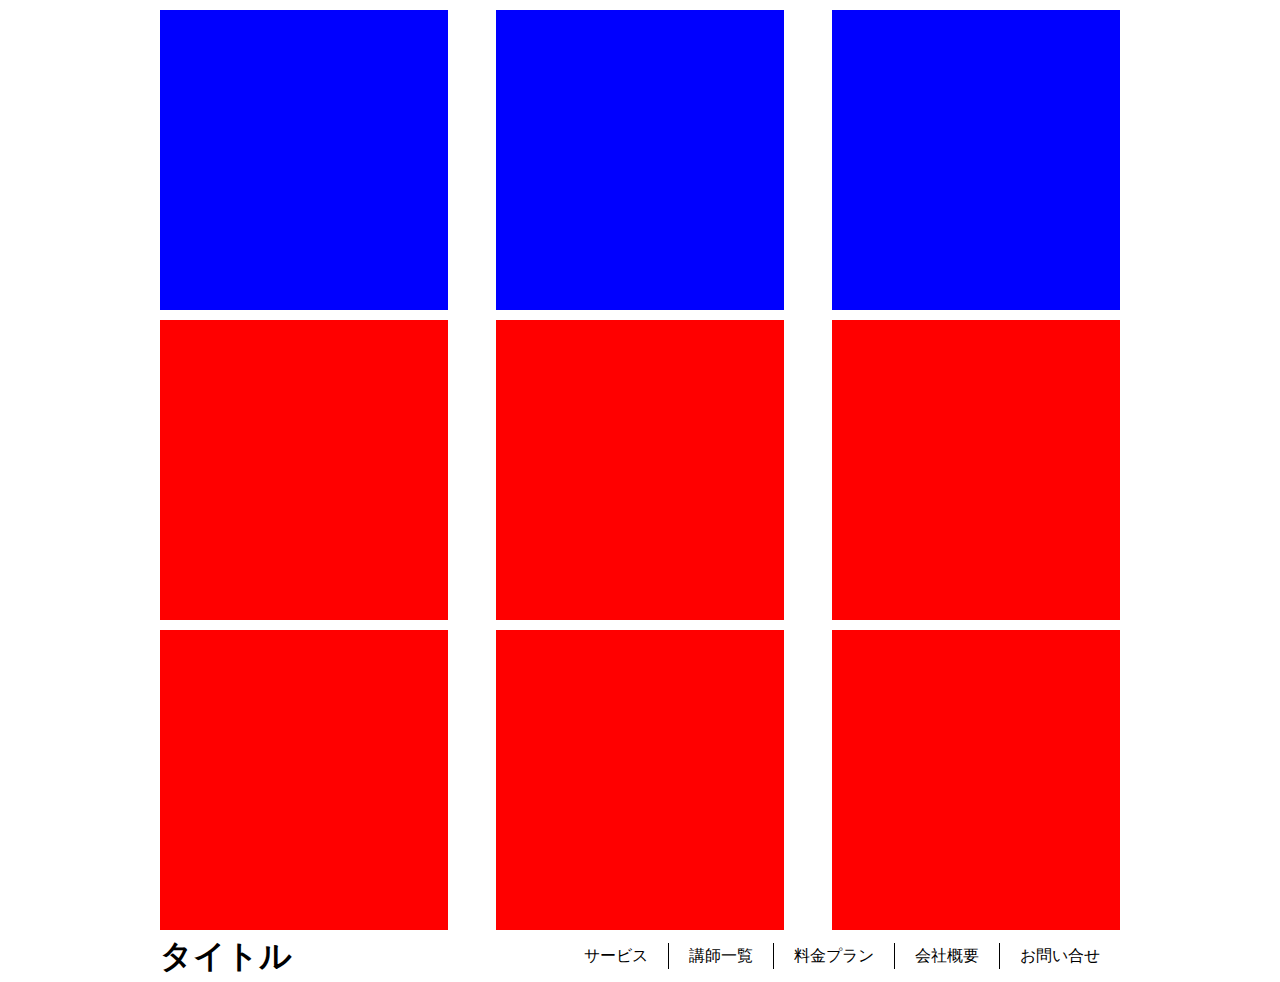
<file: kadai2_hasegawa_01/index.html>
<!DOCTYPE html>
<html lang="ja">

<head>
    <meta charset="UTF-8">
    <meta name="viewport" content="width=device-width, initial-scale=1.0">
    <title>第2回課題</title>
    <link rel="stylesheet" href="./css/reset.css">
    <link rel="stylesheet" href="./css/style.css">

</head>


<body>
    <div class="container">
        <div class="box-blue"></div>
        <div class="box-blue"></div>
        <div class="box-blue"></div>
    </div>

    <div class="container">
        <div class="box-red"></div>
        <div class="box-red"></div>
        <div class="box-red"></div>
        <div class="box-red"></div>
        <div class="box-red"></div>
        <div class="box-red"></div>
    </div>

    <div class="header">
        <div>
            <h1>タイトル</h1>
        </div>
        <div>
            <ul class="menu">
                <li>サービス</li>
                <li>講師一覧</li>
                <li>料金プラン</li>
                <li>会社概要</li>
                <li>お問い合せ</li>
            </ul>
        </div>
    </div>
</body>

</html>
</file>
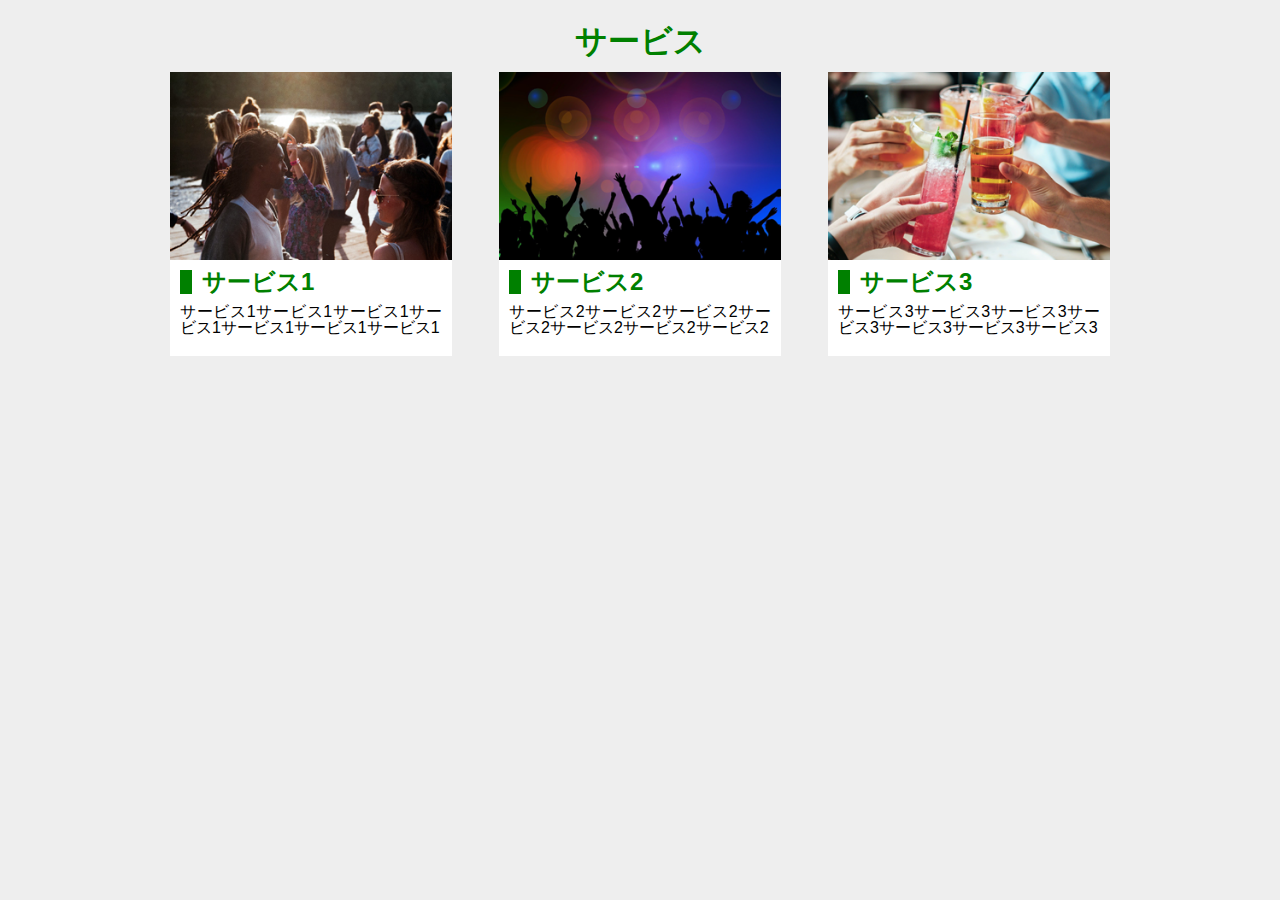
<file: kadai3_hasegawa/index.html>
<!DOCTYPE html>
<html lang="ja">

<head>
    <meta charset="UTF-8">
    <meta name="viewport" content="width=device-width, initial-scale=1.0">
    <title>第3回課題</title>
    <link rel="stylesheet" href="./css/reset.css">
    <link rel="stylesheet" href="./css/style.css">
</head>

<body>

    <div class="service">
        <h1>サービス</h1>
        <ul class="service-content">
            <li class="service-content-img"><img src="./images/main_1.jpg" alt="サービス2">
                <div class="service-content-text">
                    <div>
                        <div class="service-title">
                            <h2>サービス1</h2>
                        </div>
                    </div>
                    <p>
                        サービス1サービス1サービス1サービス1サービス1サービス1サービス1
                    </p>
                </div>
            </li>
            <li class="service-content-img"><img src="./images/main_2.png" alt="サービス2">
                <div class="service-content-text">
                    <div>
                        <div class="service-title">
                            <h2>サービス2</h2>
                        </div>
                    </div>
                    <p>
                        サービス2サービス2サービス2サービス2サービス2サービス2サービス2
                    </p>
                </div>
            </li>
            <li class="service-content-img"><img src="./images/main_3.png" alt="サービス3">
                <div class="service-content-text">
                    <div>
                        <div class="service-title">
                            <h2>サービス3</h2>
                        </div>
                    </div>
                    <p>
                        サービス3サービス3サービス3サービス3サービス3サービス3サービス3
                    </p>
                </div>
            </li>
        </ul>
    </div>

    <script>
        let num = 0;
        for (let i = 1; i <= 10; i++) {
            // num = num + i;
            num += i;
        }
        console.log(num);

        if (num >= 20) {
            console.log("20以上");
        } else {
            console.log("20未満");
        }
    </script>
</body>

</html>
</file>
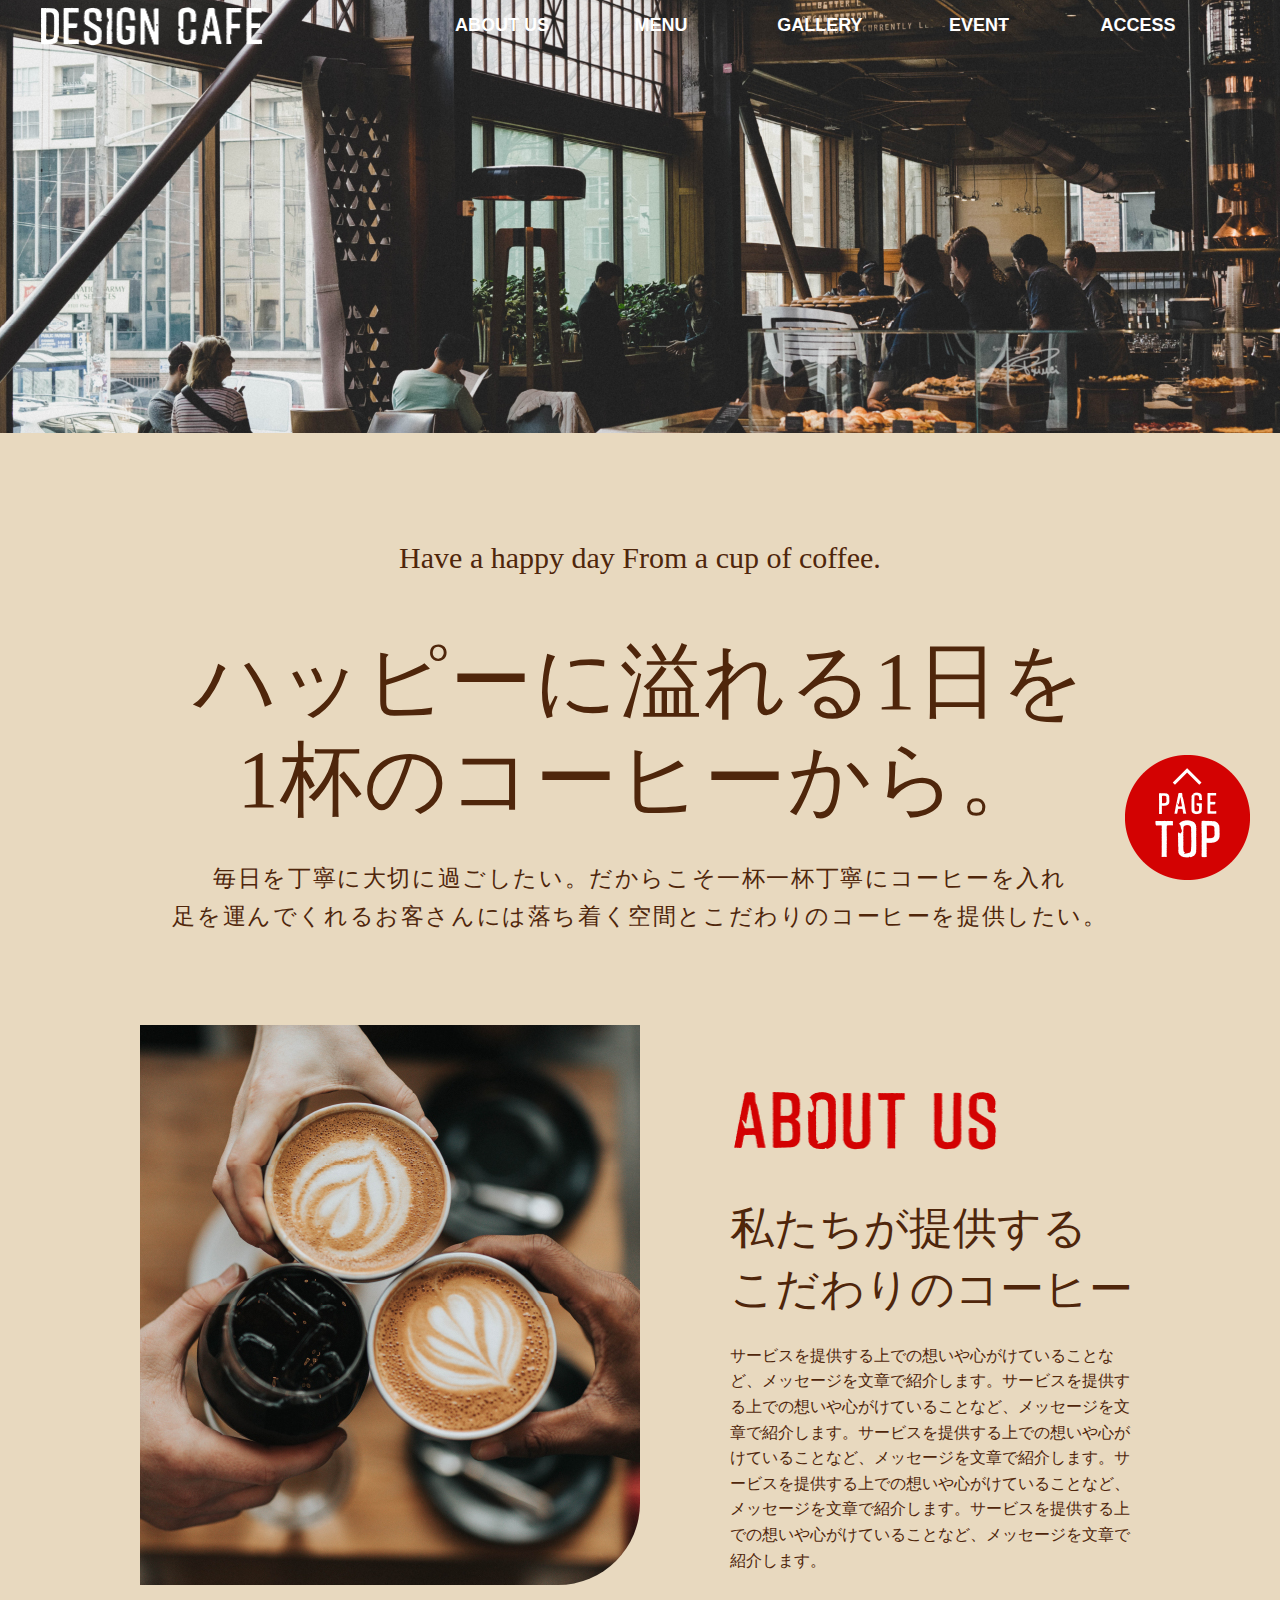
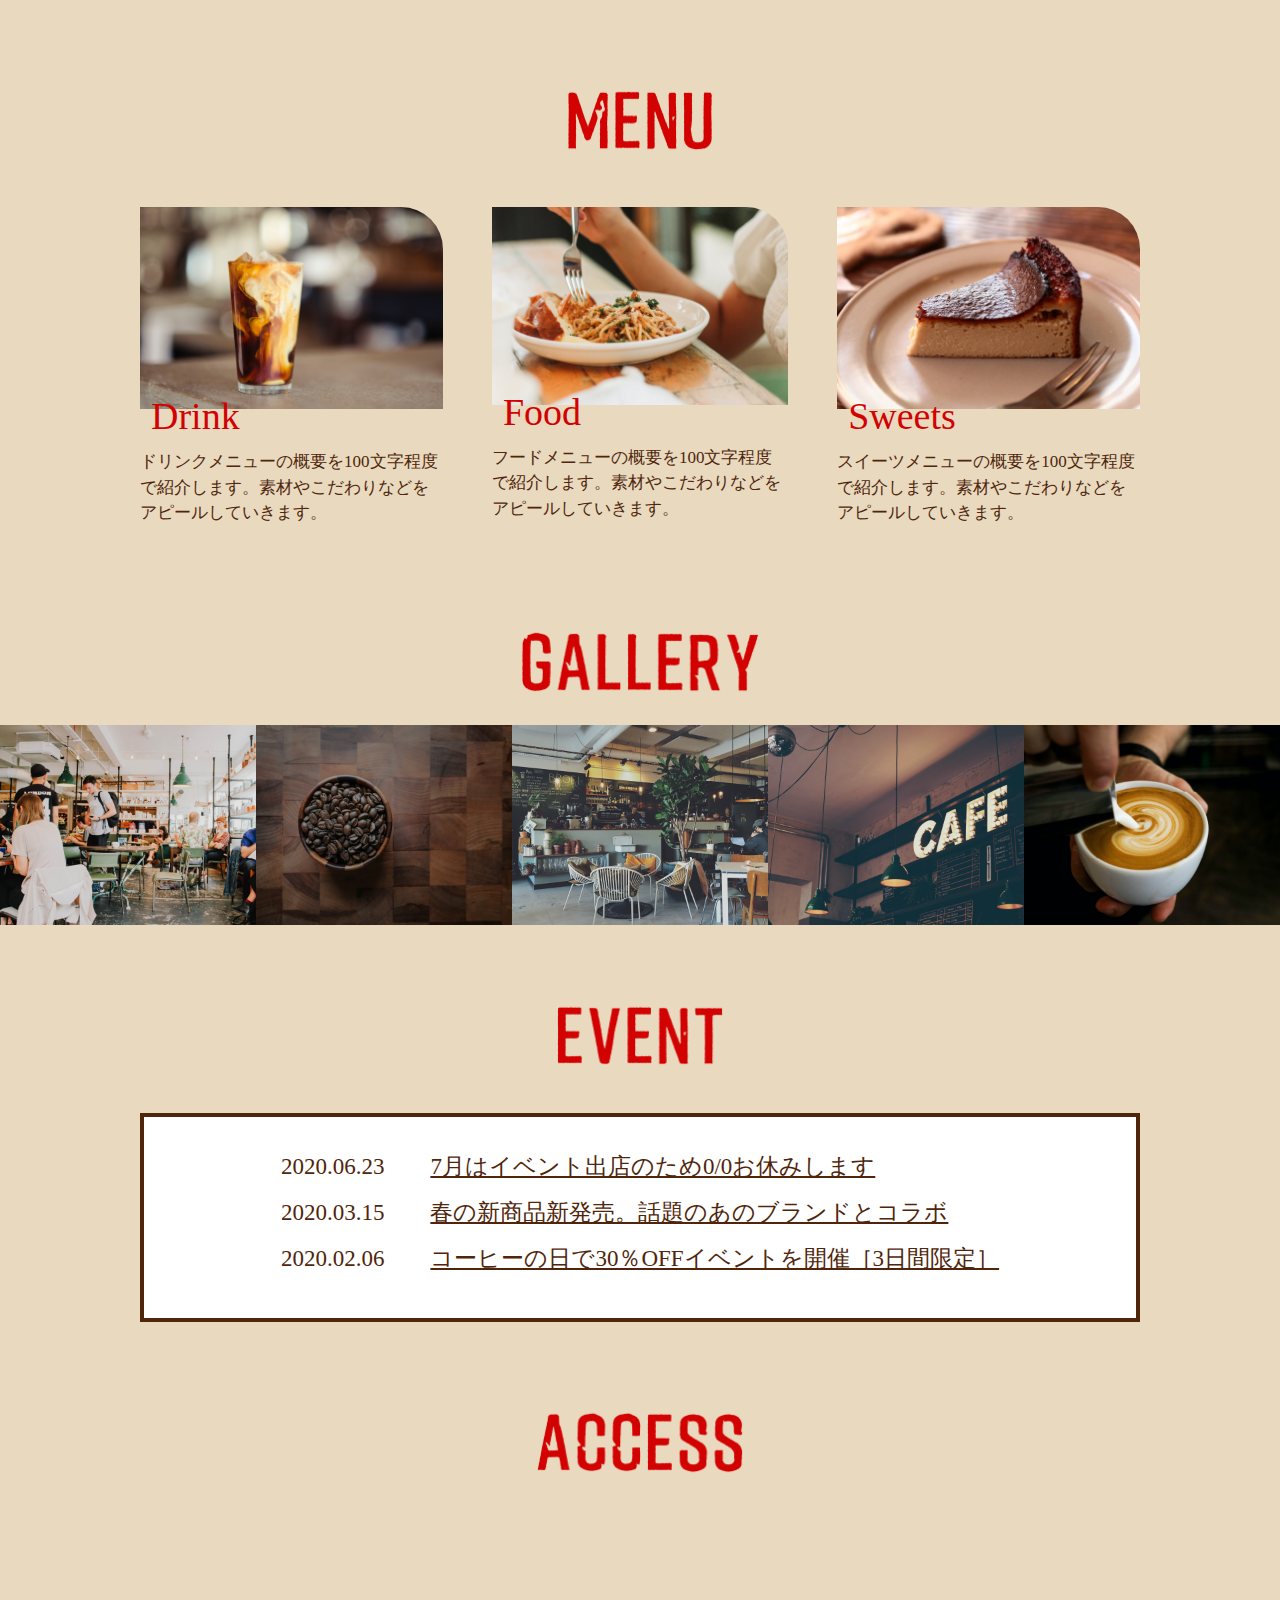
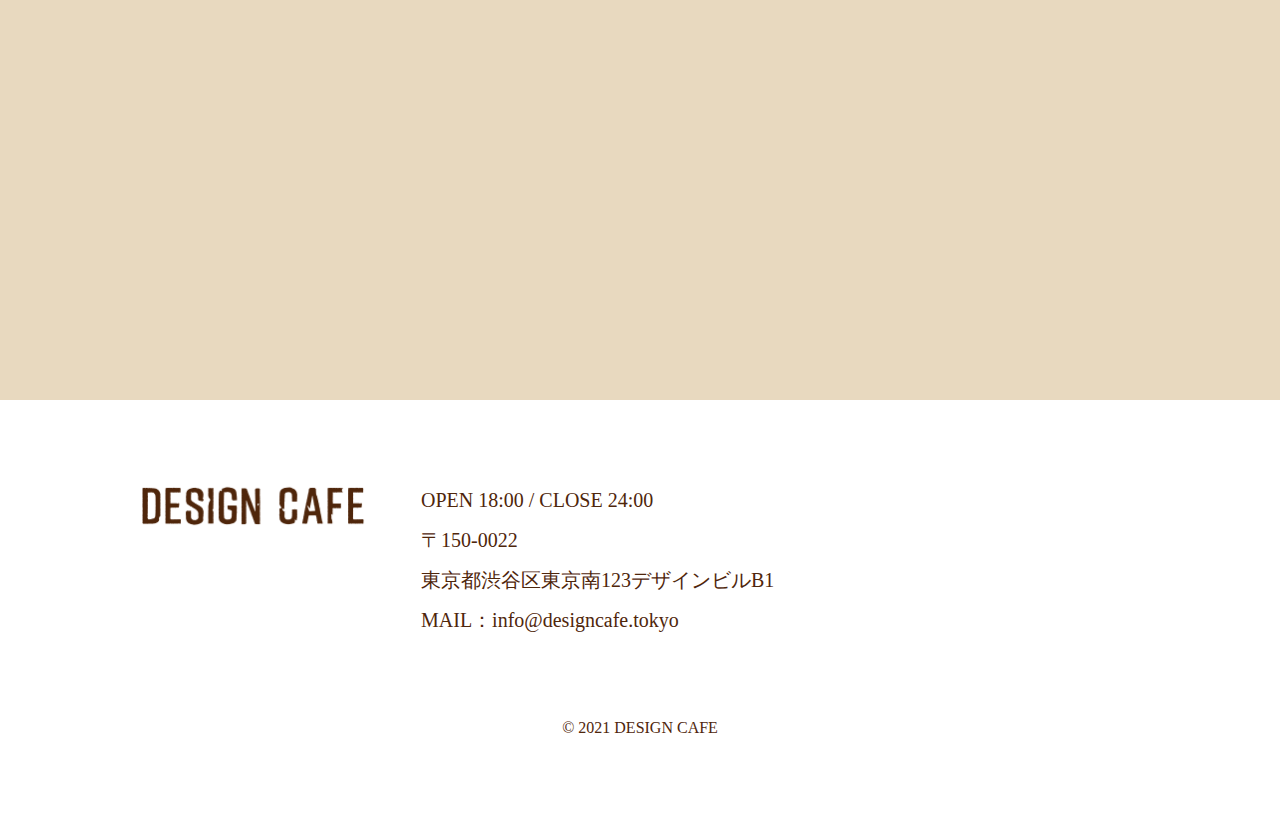
<file: kadai4_hasegawa/index.html>
<!DOCTYPE html>
<html lang="ja">

<head>
    <meta charset="UTF-8">
    <meta name="viewport" content="width=device-width, initial-scale=1.0">
    <title>Design Cafe</title>
    <link rel="stylesheet" href="./css/reset.css">
    <link rel="stylesheet" href="./css/style.css">
    <script src="https://ajax.googleapis.com/ajax/libs/jquery/3.7.1/jquery.min.js"></script>
</head>

<body>
    <header id="header">
        <div class="header_slider">
            <div>
                <picture>
                    <source srcset="./images/sp_main_vs@2x-100.jpg" media="(max-width:767px)">
                    <img src="./images/pc_first-100.jpg" alt="店内の様子">
                </picture>
            </div>
        </div>
        <div class="header_wrap">
            <h1 class="header_logo">
                <img src="./images/design_cafe_logo_header@2x.png" alt="DESIGN CAFE">
            </h1>
            <nav class="pc_nav">
                <ul>
                    <li><a href="#aboutus">ABOUT US</a></li>
                    <li><a href="#menu">MENU</a></li>
                    <li><a href="#gallery">GALLERY</a></li>
                    <li><a href="#event">EVENT</a></li>
                    <li><a href="#access">ACCESS</a></li>
                </ul>
            </nav>
            <div class="sp_btn">
                <span></span>
            </div>
            <nav class="sp_nav">
                <ul>
                    <li><a href="#aboutus">ABOUT US</a></li>
                    <li><a href="#menu">MENU</a></li>
                    <li><a href="#gallery">GALLERY</a></li>
                    <li><a href="#event">EVENT</a></li>
                    <li><a href="#access">ACCESS</a></li>
                </ul>
            </nav>
        </div>
    </header>
    <div class="copy">
        <p class="copy_small_en">
            Have a happy day From a cup of coffee.
        </p>
        <p class="copy_large">
            ハッピーに溢れる1日を<br>
            1杯のコーヒーから。
        </p>
        <p class="copy_small_ja">
            毎日を丁寧に大切に過ごしたい。<br class="sp_br">だからこそ一杯一杯丁寧にコーヒーを入れ<br>
            足を運んでくれるお客さんには落ち着く空間と<br class="sp_br">こだわりのコーヒーを提供したい。
        </p>
    </div>
    <main>
        <section class="content" id="aboutus">
            <div class="aboutus_left">
                <picture>
                    <source srcset="./images/about_us@2x-100.jpg" media="(max-width: 767px)">
                    <img src="./images/pc_about-100.jpg" alt="カフェの写真">
                </picture>
            </div>
            <div class="aboutus_right">
                <h2><img src="./images/about_us@2x.png" alt="ABOUT US"></h2>
                <p class="aboutus_right_large">私たちが提供する<br>
                    こだわりのコーヒー
                </p>
                <p class="aboutus_right_small">
                    サービスを提供する上での想いや心がけていることなど、メッセージを文章で紹介します。サービスを提供する上での想いや心がけていることなど、メッセージを文章で紹介します。サービスを提供する上での想いや心がけていることなど、メッセージを文章で紹介します。サービスを提供する上での想いや心がけていることなど、メッセージを文章で紹介します。サービスを提供する上での想いや心がけていることなど、メッセージを文章で紹介します。
                </p>
            </div>
        </section>
        <section class="content" id="menu">
            <h2><img src="./images/menu@2x.png" alt="MENU"></h2>
            <ul class="menu_list">
                <li>
                    <div class="menu_img">
                        <picture>
                            <source srcset="./images/drink_sp@2x-100.jpg" media="(max-width: 767px)">
                            <img src="./images/pc_menu_drink-100.jpg" alt="Drink">
                        </picture>
                        <p class="menu_list_title">
                            Drink
                        </p>
                    </div>
                    <p class="menu_list_text">
                        ドリンクメニューの概要を100文字程度で紹介します。素材やこだわりなどをアピールしていきます。
                    </p>
                </li>
                <li>
                    <div class="menu_img">
                        <picture>
                            <source srcset="./images/food_sp@2x-100.jpg" media="(max-width: 767px)">
                            <img src="./images/pc_menu_food-100.jpg" alt="Food">
                        </picture>
                        <p class="menu_list_title">
                            Food
                        </p>
                    </div>
                    <p class="menu_list_text">
                        フードメニューの概要を100文字程度で紹介します。素材やこだわりなどをアピールしていきます。
                    </p>
                </li>
                <li>
                    <div class="menu_img">
                        <picture>
                            <source srcset="./images/cake_sp@2x-100.jpg" media="(max-width: 767px)">
                            <img src="./images/pc_menu_sweets-100.jpg" alt="Sweets">
                        </picture>
                        <p class="menu_list_title">
                            Sweets
                        </p>
                    </div>
                    <p class="menu_list_text">
                        スイーツメニューの概要を100文字程度で紹介します。素材やこだわりなどをアピールしていきます。
                    </p>
                    </div>
                </li>
            </ul>
        </section>
        <section class="content_large" id="gallery">
            <div class="content_gallery">
                <h2><img src="./images/gallery@2x.png" alt="MENU"></h2>
                <ul class="gallery_list">
                    <li><img src="./images/pc_gallary_05-100.jpg" alt="Drink">
                    </li>
                    <li><img src="./images/pc_gallary_04-100.jpg" alt="Drink">
                    </li>
                    <li><img src="./images/pc_gallary_03-100.jpg" alt="Drink">
                    </li>
                    <li><img src="./images/pc_gallary_02-100.jpg" alt="Drink">
                    </li>
                    <li><img src="./images/pc_gallary_01-100.jpg" alt="Drink">
                    </li>
                </ul>
            </div>
        </section>
        <section class="content" id="event">
            <h2><img src="./images/event@2x.png" alt="EVENT"></h2>
            <div class="event_list">
                <div>
                    <p>2020.06.23<br class="sp_br"><span>7月はイベント出店のため0/0お休みします</span></p>
                    <p>2020.03.15<br class="sp_br"><span>春の新商品新発売。話題のあのブランドとコラボ</span></p>
                    <p>2020.02.06<br class="sp_br"><span>コーヒーの日で30％OFFイベントを開催［3日間限定］</span></p>
                </div>
            </div>
        </section>
        <section class="content_large" id="access">
            <div class="content_access">
                <h2><img src="./images/access@2x.png" alt="ACCESS"></h2>
                <div class="access_map"><iframe
                        src="https://www.google.com/maps/embed?pb=!1m18!1m12!1m3!1d3280.089361037935!2d135.5020170753371!3d34.70292597291894!2m3!1f0!2f0!3f0!3m2!1i1024!2i768!4f13.1!3m3!1m2!1s0x6000e6eac54e727f%3A0x9e4f8f4047af9f24!2z44OQ44OK44OK44Ob44O844Or!5e0!3m2!1sja!2sjp!4v1743597194954!5m2!1sja!2sjp"
                        width="100%" height="470" style="border:0;" allowfullscreen="" loading="lazy"
                        referrerpolicy="no-referrer-when-downgrade"></iframe>
                </div>
            </div>
        </section>
    </main>
    <footer class="info">
        <div class="info_detail">
            <div calss="info_detail_img"><img src="./images/design_cafe_logo_footer@2x.png" alt="DESIGN CAFE">
            </div>
            <div>OPEN 18:00 / CLOSE 24:00<br>
                〒150-0022<br>
                東京都渋谷区東京南123デザインビルB1<br>
                MAIL：info@designcafe.tokyo
            </div>
        </div>
        <div class="copyright">© 2021 DESIGN CAFE</div>
    </footer>
    <div id="button"><a href="#header"><img src="./images/to_top@2x.png" alt="ページトップへ"></a></div>

    <script>
        $(function () {
            $('.sp_btn').on('click', function () {
                $('.sp_btn').toggleClass('open');
                $('.sp_nav').fadeToggle();
            })

        })
    </script>
</body>

</html>
</file>
<file: kadai2_hasegawa_01/css/style.css>
@charset "utf-8";

.container {
    max-width: 960px;
    margin: 10px auto;
    display: flex;
    flex-wrap: wrap;
    justify-content: space-between;
    gap: 10px;
}

.box-blue {
    width: 30%;
    height: 300px;
    background: blue;
}

.box-red {
    width: 30%;
    height: 300px;
    background: red;
}

.header {
    max-width: 960px;
    margin: 10px auto;
    display: flex;
    justify-content: space-between;
    align-items: center;
}

.menu {
    list-style: none;
    display: flex;
    justify-content: center;
}

li {
    padding: 5px 20px;
    border-right: 1px solid black;
}

li:last-child {
    border-right: none;
}

@media screen and (max-width: 767px) {
    .header {
        padding: 0 10px;
        display: block;
    }

    .menu {
        display: block;
    }

    li {
        padding: 10px 0;
        border-bottom: 1px solid black;
        border-right: none;
    }

    .r {
        border-bottom: 1px solid black;
    }
}
</file>
<file: kadai3_hasegawa/css/style.css>
@charset "utf-8";

body {
    background-color: #eeeeee;
}

.service {
    max-width: 960px;
    margin: 10px auto;
}

h1 {
    color: green;
    text-align: center;
    padding: 15px 0;
}

h2 {
    color: green;
}

p {
    padding: 10px 0;
}


.service-content {
    width: 100%;
    display: flex;
    justify-content: space-between;
    padding: 0 10px;
    box-sizing: border-box;
}

.service-content-img {
    width: 30%;
}

.service-title {
    align-items: center;
    border-left: 12px solid green;
    padding: 0 10px;
}

.service-content-text {
    width: 100%;
    margin-bottom: 20px;
    padding: 10px;
    background: white;
    box-sizing: border-box;
    text-align: justify;
}

@media screen and (max-width: 400px) {

    .service-content {
        flex-direction: column;
    }

    .service-content-img,
    .service-content-img img {
        width: 100%;
    }

}
</file>
<file: kadai4_hasegawa/css/style.css>
@charset "utf-8";

/* ヘッダー */

header {
    position: relative;
}

.header_wrap {
    display: flex;
    justify-content: space-between;
    align-items: center;
    padding: 0 7% 0 3%;
    position: absolute;
    top: 0;
    left: 0;
    width: 100%;
    box-sizing: border-box;
}

.header_logo {
    width: 227px;
}

.pc_nav ul {
    display: flex;
    gap: 54px;
}

.pc_nav li {
    color: #fff;
    font-size: 18px;
    font-weight: bold;
    font-family: "游ゴシック体", YuGothic, "游ゴシック", "Yu Gothic", "メイリオ",
        "Hiragino Kaku Gothic ProN", "Hiragino Sans", sans-serif;
    width: 105px;
    text-align: center;
}

/* スマホ版メニュー */
.sp_nav,
.sp_btn {
    display: none;
}



/* キャッチコピー */

.copy {
    text-align: center;
    letter-spacing: 0.1em;
    margin-top: 100px;
}

.copy_small_en {
    line-height: 1.65;
    font-size: 30px;
    letter-spacing: normal;
}

.copy_small_ja {
    line-height: 1.65;
    font-size: 23px;
}

.copy_small_ja_sp {
    display: none;
}

.copy_large {
    line-height: 1.2;
    font-size: 82px;
    margin: 50px 0 30px 0;
}



/* ↓　内　容　↓ */
.content {
    max-width: 1000px;
    padding: 0 10px;
    margin: 0 auto;
}

.content_large {
    max-width: 1920px;
    margin: 0 auto;
}

/* ABOUT US */

#aboutus {
    margin-top: 90px;
    display: flex;
    justify-content: space-between;
}

.aboutus_left {
    width: 50%;
}

.aboutus_left img {
    width: 100%;
    border-bottom-right-radius: 82px;
    /* 右下の角を丸くする */
}

.aboutus_right {
    width: 41%;
    margin-top: 55px;
}

.aboutus_right img {
    width: 270px;
    height: auto;
}

.aboutus_right_large {
    margin-top: 40px;
    font-size: 44px;
    line-height: 1.4;
}

.aboutus_right_small {
    font-size: 16px;
    line-height: 1.6;
    margin-top: 22px;
}

/* MENU */

#menu {
    margin-top: 95px;
    text-align: center;
}

.menu_img {
    position: relative;
}

.menu_list {
    width: 100%;
    display: flex;
    justify-content: space-between;
    margin-top: 49px;
    gap: 49px;
}

.menu_list_title {
    font-size: 38px;
    color: #d30202;
    position: absolute;
    top: 94%;
    left: 11px;
}

.menu_list_text {
    width: 100%;
    font-size: 17px;
    line-height: 1.5;
    padding-top: 40px;
    text-align: left;
}

.menu_list li img {
    width: 100%;
    border-top-right-radius: 42px;
    /* 右上の角を丸くする */
}

/* ↓　内　容(gallery)　↓ */
.content_gallary {
    max-width: 100%;
    margin: 0 auto;
}

/* GALLERY */

#gallery {
    margin-top: 96px;
    text-align: center;
}

.gallery_list {
    margin-top: 25px;
    display: flex;
    justify-content: space-between;
}

.gallery_list li {
    width: 20%;
}

.gallery_list img {
    width: 100%;
}

/* EVENT */

#event {
    margin-top: 70px;
    text-align: center;
}

.event_list {
    width: 100%;
    margin-top: 40px;
    border: 4px solid #4f260b;
    background-color: white;
    box-sizing: border-box;
    padding: 38px 0 25px 0;
    font-size: 23px;
    text-align: left;
}

.event_list div {
    width: fit-content;
    margin: 0 auto;
}

.event_list p {
    margin-bottom: 23px;
}

.event_list span {
    padding-left: 46px;
    text-decoration: underline;
}

/* ACCESS */

.content_access {
    width: 100%;
    margin: 0 auto;
}

#access {
    margin-top: 80px;
    text-align: center;
}

.access_map {
    margin-top: 50px;
    display: block;
    width: 100%;
    height: 470px;
}

/* フッター */

.info {
    width: 100%;
    background-color: white;
    margin: 0 auto;
    padding: 0 10px;
    box-sizing: border-box;
}

.info_detail {
    max-width: 1000px;
    padding: 80px 0;
    margin: 0 auto;
    display: flex;
    align-items: start;
    gap: 55px;
}

.info_detail img {
    width: 226px;
}

.info_detail div {
    font-size: 20px;
    line-height: 2;
}

.copyright {
    margin-top: auto;
    text-align: center;
    padding-bottom: 80px;
    font-size: 16px;
}

/* ページトップ */

#button {
    position: fixed;
    bottom: 20px;
    right: 30px;
    width: 125px;
}

@media screen and (max-width: 1100px) {
    .pc_nav {
        display: none;
    }

    .sp_btn {
        display: block;
        height: 23px;
        position: absolute;
        right: 25px;
        top: 20px;
        cursor: pointer;
        /* 重なり具合 */
        z-index: 2;
    }

    .sp_btn span {
        display: block;
        width: 33px;
        height: 3px;
        border-radius: 2px;
        background-color: white;
        /* 位置の調整 */
        position: relative;
        top: 10px;
        transition: 0.3s;
    }

    .sp_btn span::before,
    .sp_btn span::after {
        content: "";
        display: block;
        width: 33px;
        height: 3px;
        border-radius: 2px;
        background-color: white;
        /* 位置の調整 */
        position: absolute;
        transition: 0.3s;
    }

    .sp_btn span::before {
        bottom: 10px;
    }

    .sp_btn span::after {
        top: 10px;
    }

    /* バツ印 */
    .sp_btn.open span {
        background: transparent;
    }

    .sp_btn.open span::before {
        bottom: 0;
        transform: rotate(45deg);
    }

    .sp_btn.open span::after {
        top: 0;
        transform: rotate(-45deg);
    }

    /* メニューの見た目 */
    .sp_nav {
        position: absolute;
        top: 0;
        left: 0;
        width: 100%;
        height: 100vh;
        background: rgba(0, 0, 0, 0.8);
        /* 重なり具合 */
        z-index: 1;
    }

    .sp_nav li {
        color: white;
        font-size: 18px;
        font-family: "游ゴシック体", YuGothic, "游ゴシック", "Yu Gothic", "メイリオ",
            "Hiragino Kaku Gothic ProN", "Hiragino Sans", sans-serif;
        font-weight: bolder;
    }

    .sp_nav ul {
        height: 100%;
        display: flex;
        flex-direction: column;
        gap: 40px;
        align-items: center;
        justify-content: center;
    }

    .copy_large {
        font-size: 65px;
    }

    .copy_small_ja {
        font-size: 20px;
    }

    .aboutus_right_large {
        font-size: 36px;
    }

}

@media screen and (max-width: 767px) {
    h1 {
        position: absolute;
        top: 10px;
    }

    /* キャッチコピー */

    .copy {
        margin-top: 41px;
    }

    .copy_small_en {
        font-size: 17px;
    }

    .copy_large {
        margin-top: 27px;
        font-size: 38px;
        letter-spacing: 0.02em;
    }

    .sp_br {
        display: block;
        /*767px未満で改行タグを有効に。 */
    }

    .content {
        padding: 0 40px;
    }

    /* ABOUT US */

    #aboutus {
        margin-top: 60px;
        flex-direction: column;
        /* 縦並びにする */

        padding: 0;
    }

    .aboutus_left {
        margin-top: 13px;
        width: 100%;
        order: 2;
    }

    .aboutus_left img {
        width: 100%;
        border-bottom-right-radius: 0;
    }

    .aboutus_right img {
        width: 160px;
        height: auto;
    }

    .aboutus_right {
        display: contents;
        /*スマホサイズではボックスを生成しない */
    }

    .aboutus_right h2 {
        order: 1;
        text-align: center;
    }

    .aboutus_right_large {
        margin-top: 35px;
        padding: 0 20px;
        line-height: 1.3;
        order: 3;
    }

    .aboutus_right_small {
        line-height: 1.8;
        margin-top: 20px;
        padding: 0 20px;
        text-align: justify;
        order: 4;
    }

    /* MENU */

    #menu {
        margin-top: 57px;
    }

    .menu_list {
        width: 100%;
        flex-flow: column;
        /* justify-content: space-between; */
        margin-top: 22px;
        gap: 60px;
    }

    .menu_list_title {
        font-size: 40px;
        position: absolute;
        top: 95%;
        left: 9px;
    }

    .menu_list_text {
        padding-top: 41px;
    }

    /* GALLERY */

    .gallery_list {
        margin-top: 25px;
        flex-flow: column;
    }

    .gallery_list li {
        width: 100%;
    }

    .gallery_list li:not(:first-child) {
        display: none;
    }

    /* EVENT */

    #event {
        margin-top: 34px;
    }

    .event_list {
        width: 100%;
        margin-top: 21px;
        padding: 21px 0 0 0;
        font-size: 16px;
    }

    .event_list div {
        width: auto;
        margin: 0 30px;
    }

    .event_list p {
        margin-bottom: 23px;
        overflow: hidden;
        /* 溢れたテキストを隠す */
        text-overflow: ellipsis;
        /* 溢れたテキストに「...」を表示 */
        white-space: nowrap;
        /* テキストを1行に制限 */
    }

    .event_list span {
        padding-left: 0;
    }

    /* ACCESS */

    #access {
        margin-top: 32px;
    }

    .access_map {
        margin-top: 10px;
        width: 100%;
        height: 191px;
    }

    iframe {
        height: 191px;
    }

    /* フッター */

    .info {
        width: 100%;
        margin: 0 auto;
        padding: 0 40px;
        box-sizing: border-box;
    }

    .info_detail {
        padding: 49px 0 43px 0;
        flex-flow: column;
        gap: 32px;
    }

    .info_detail img {
        width: 226px;
    }

    .info_detail div {
        font-size: 18px;
        line-height: 1.7;
    }

    .copyright {
        margin-top: auto;
        text-align: center;
        padding-bottom: 37px;
        font-size: 16px;
    }

    /* ページトップ */

    #button {
        position: fixed;
        bottom: 20px;
        right: 10px;
        width: 100px;
    }

}
</file>
